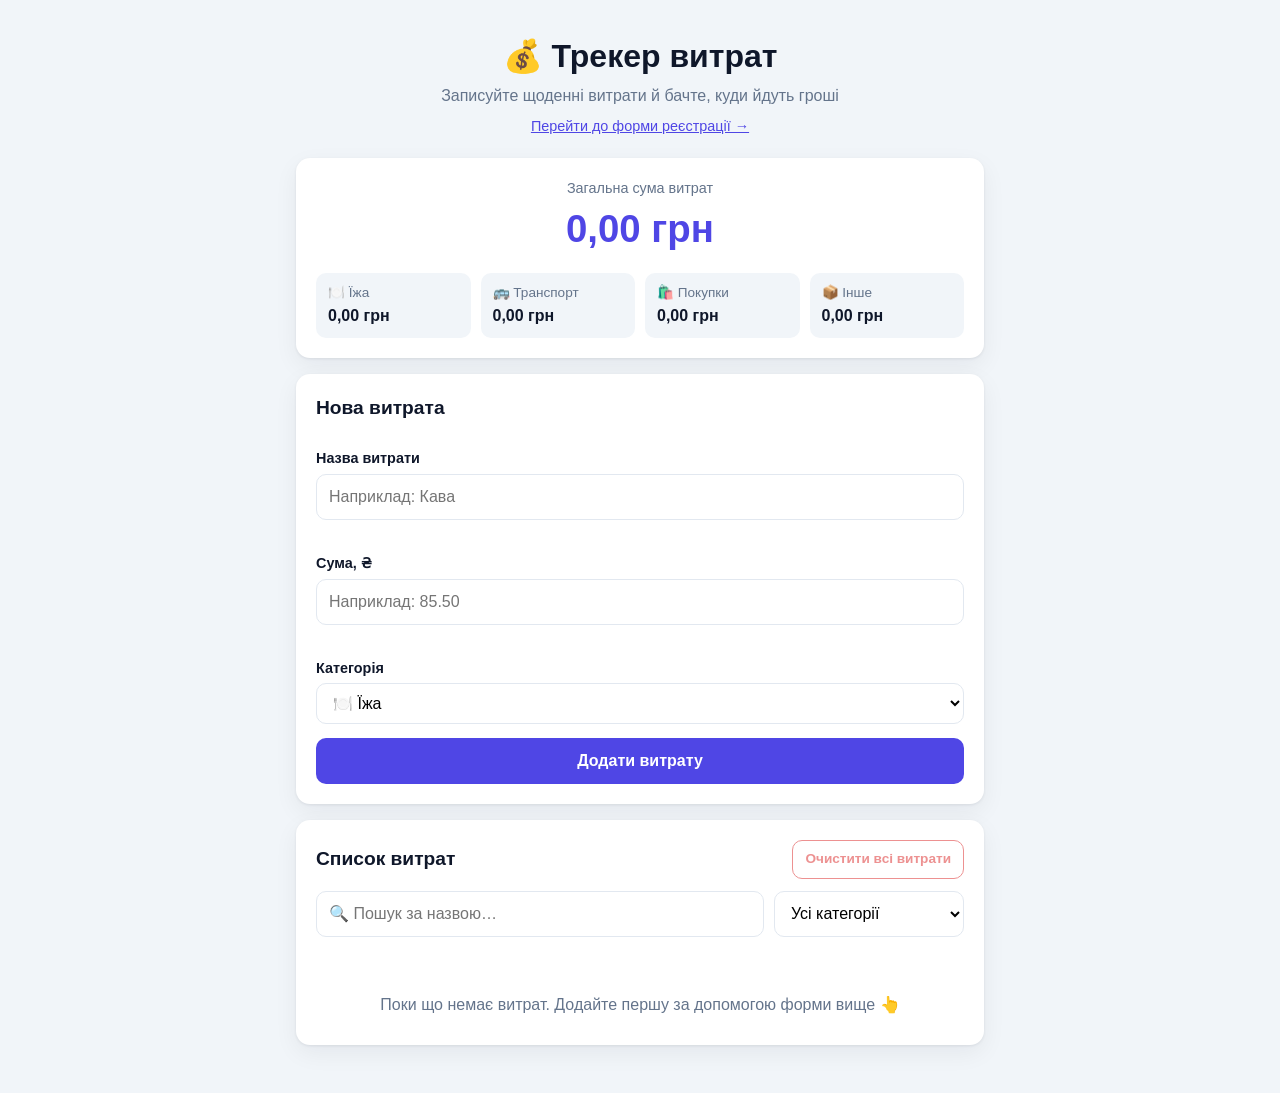
<file: expense_tracker/index.html>
<!DOCTYPE html>
<html lang="uk">
<head>
  <meta charset="UTF-8">
  <meta name="viewport" content="width=device-width, initial-scale=1.0">
  <title>Трекер витрат</title>
  <link rel="stylesheet" href="style.css">
</head>
<body>
  <main class="app">
    <header class="app-header">
      <h1>💰 Трекер витрат</h1>
      <p>Записуйте щоденні витрати й бачте, куди йдуть гроші</p>
      <a class="header-link" href="../registration/index.html">Перейти до форми реєстрації →</a>
    </header>

    <!-- Підсумки: загальна сума + суми по категоріях -->
    <section class="card summary" aria-label="Підсумки витрат">
      <div class="total">
        <span class="total-label">Загальна сума витрат</span>
        <strong id="total-amount" class="total-value">0,00 ₴</strong>
      </div>
      <ul id="category-totals" class="category-totals" aria-label="Суми за категоріями"></ul>
    </section>

    <!-- Форма додавання витрати -->
    <form id="expense-form" class="card form" novalidate>
      <h2>Нова витрата</h2>

      <div class="field">
        <label for="expense-name">Назва витрати</label>
        <input id="expense-name" type="text" maxlength="60" placeholder="Наприклад: Кава" autocomplete="off">
        <p class="error" id="name-error" role="alert"></p>
      </div>

      <div class="field">
        <label for="expense-amount">Сума, ₴</label>
        <input id="expense-amount" type="number" step="0.01" min="0" inputmode="decimal" placeholder="Наприклад: 85.50">
        <p class="error" id="amount-error" role="alert"></p>
      </div>

      <div class="field">
        <label for="expense-category">Категорія</label>
        <select id="expense-category">
          <option value="Їжа">🍽️ Їжа</option>
          <option value="Транспорт">🚌 Транспорт</option>
          <option value="Покупки">🛍️ Покупки</option>
          <option value="Інше">📦 Інше</option>
        </select>
      </div>

      <button type="submit" class="btn btn-primary">Додати витрату</button>
    </form>

    <!-- Список витрат + пошук, фільтр, очищення -->
    <section class="card list-section" aria-label="Список витрат">
      <div class="list-head">
        <h2>Список витрат</h2>
        <button type="button" id="clear-btn" class="btn btn-danger-outline">Очистити всі витрати</button>
      </div>

      <div class="toolbar">
        <input id="search-input" type="search" placeholder="🔍 Пошук за назвою…" autocomplete="off" aria-label="Пошук за назвою">
        <select id="filter-category" aria-label="Фільтр за категорією">
          <option value="all">Усі категорії</option>
          <option value="Їжа">🍽️ Їжа</option>
          <option value="Транспорт">🚌 Транспорт</option>
          <option value="Покупки">🛍️ Покупки</option>
          <option value="Інше">📦 Інше</option>
        </select>
      </div>

      <p id="list-info" class="list-info"></p>
      <ul id="expense-list" class="expense-list"></ul>
      <p id="empty-message" class="empty" hidden></p>
    </section>

    <p id="storage-warning" class="storage-warning" hidden>
      ⚠️ Браузер не дає зберегти дані (LocalStorage недоступний). Витрати зникнуть після перезавантаження.
    </p>
  </main>

  <!-- Вікно підтвердження очищення -->
  <dialog id="confirm-dialog" class="dialog">
    <form method="dialog">
      <h3>Очистити всі витрати?</h3>
      <p id="confirm-text">Усі витрати буде видалено назавжди. Цю дію не можна скасувати.</p>
      <div class="dialog-actions">
        <button type="submit" value="cancel" class="btn btn-ghost">Скасувати</button>
        <button type="submit" value="confirm" class="btn btn-danger">Так, видалити все</button>
      </div>
    </form>
  </dialog>

  <script src="script.js"></script>
</body>
</html>
</file>
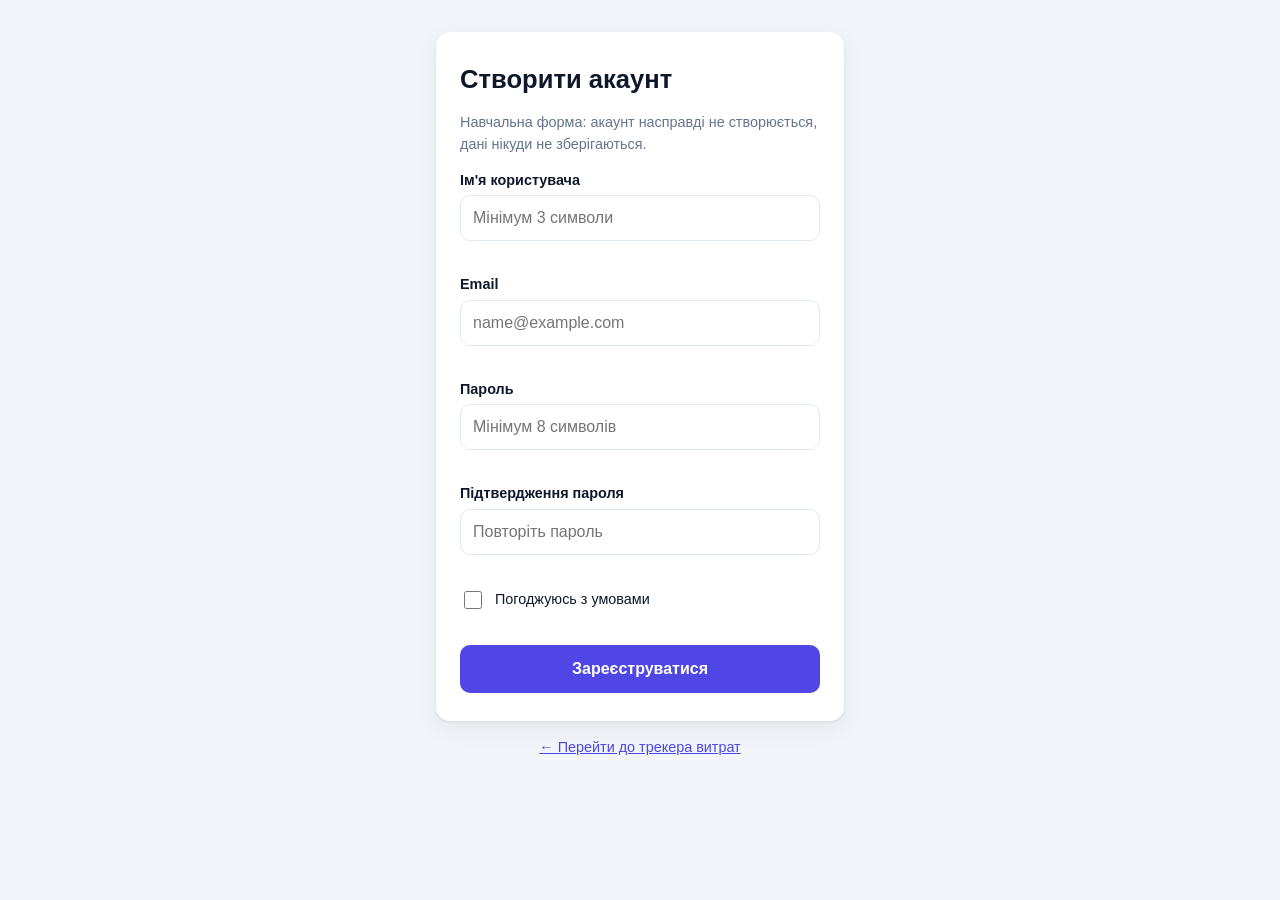
<file: registration/index.html>
<!DOCTYPE html>
<html lang="uk">
<head>
  <meta charset="UTF-8">
  <meta name="viewport" content="width=device-width, initial-scale=1.0">
  <title>Реєстрація</title>
  <link rel="stylesheet" href="style.css">
</head>
<body>
  <main class="wrap">
    <form id="register-form" class="card" novalidate>
      <h1>Створити акаунт</h1>
      <p class="subtitle">Навчальна форма: акаунт насправді не створюється, дані нікуди не зберігаються.</p>

      <div class="field">
        <label for="username">Ім'я користувача</label>
        <input id="username" name="username" type="text" autocomplete="off" placeholder="Мінімум 3 символи">
        <p class="error" id="username-error" role="alert"></p>
      </div>

      <div class="field">
        <label for="email">Email</label>
        <input id="email" name="email" type="email" autocomplete="off" placeholder="name@example.com">
        <p class="error" id="email-error" role="alert"></p>
      </div>

      <div class="field">
        <label for="password">Пароль</label>
        <input id="password" name="password" type="password" autocomplete="new-password" placeholder="Мінімум 8 символів">
        <p class="error" id="password-error" role="alert"></p>
      </div>

      <div class="field">
        <label for="confirm-password">Підтвердження пароля</label>
        <input id="confirm-password" name="confirm-password" type="password" autocomplete="new-password" placeholder="Повторіть пароль">
        <p class="error" id="confirm-error" role="alert"></p>
      </div>

      <div class="field">
        <label class="checkbox" for="terms">
          <input id="terms" name="terms" type="checkbox">
          <span>Погоджуюсь з умовами</span>
        </label>
        <p class="error" id="terms-error" role="alert"></p>
      </div>

      <button type="submit" class="btn">Зареєструватися</button>

      <p id="success-message" class="success" role="status" hidden>Реєстрація успішна!</p>
    </form>

    <a class="back-link" href="../expense_tracker/index.html">← Перейти до трекера витрат</a>
  </main>

  <script src="script.js"></script>
</body>
</html>
</file>
<file: expense_tracker/style.css>
:root {
  --bg: #f1f5f9;
  --card: #ffffff;
  --text: #0f172a;
  --muted: #64748b;
  --line: #e2e8f0;
  --accent: #4f46e5;
  --accent-dark: #4338ca;
  --danger: #dc2626;
  --danger-bg: #fef2f2;
  --radius: 14px;
  --shadow: 0 1px 3px rgba(15, 23, 42, 0.08), 0 8px 24px rgba(15, 23, 42, 0.06);
}

* { box-sizing: border-box; }

body {
  margin: 0;
  background: var(--bg);
  color: var(--text);
  font-family: -apple-system, BlinkMacSystemFont, "Segoe UI", Roboto, Helvetica, Arial, sans-serif;
  line-height: 1.5;
}

.app {
  max-width: 720px;
  margin: 0 auto;
  padding: 24px 16px 48px;
  display: grid;
  gap: 16px;
}

.app-header { text-align: center; padding: 8px 0 4px; }
.app-header h1 { margin: 0 0 4px; font-size: 2rem; }
.app-header p { margin: 0; color: var(--muted); }
.header-link { display: inline-block; margin-top: 8px; color: var(--accent); font-size: 0.9rem; }

.card {
  background: var(--card);
  border-radius: var(--radius);
  box-shadow: var(--shadow);
  padding: 20px;
}

h2 { margin: 0 0 12px; font-size: 1.2rem; }

/* ---------- Підсумки ---------- */
.total { display: flex; flex-direction: column; align-items: center; margin-bottom: 16px; }
.total-label { color: var(--muted); font-size: 0.9rem; }
.total-value { font-size: 2.4rem; color: var(--accent); }

.category-totals {
  list-style: none;
  margin: 0;
  padding: 0;
  display: grid;
  grid-template-columns: repeat(auto-fit, minmax(130px, 1fr));
  gap: 10px;
}
.category-totals li {
  background: var(--bg);
  border-radius: 10px;
  padding: 10px 12px;
  display: flex;
  flex-direction: column;
}
.category-totals .cat-name { color: var(--muted); font-size: 0.85rem; }
.category-totals .cat-sum { font-weight: 700; }

/* ---------- Форма ---------- */
.form { display: grid; gap: 14px; }
.field { display: grid; gap: 4px; }
label { font-weight: 600; font-size: 0.9rem; }

input, select {
  width: 100%;
  padding: 10px 12px;
  font: inherit;
  border: 1px solid var(--line);
  border-radius: 10px;
  background: #fff;
}
input:focus, select:focus {
  outline: 2px solid var(--accent);
  outline-offset: 1px;
  border-color: transparent;
}
input.invalid { border-color: var(--danger); background: var(--danger-bg); }

.error { margin: 0; min-height: 1.1em; color: var(--danger); font-size: 0.85rem; }

/* ---------- Кнопки ---------- */
.btn {
  font: inherit;
  font-weight: 600;
  border: none;
  border-radius: 10px;
  padding: 11px 18px;
  cursor: pointer;
  transition: background 0.15s, transform 0.05s;
}
.btn:active { transform: translateY(1px); }
.btn-primary { background: var(--accent); color: #fff; }
.btn-primary:hover { background: var(--accent-dark); }
.btn-danger { background: var(--danger); color: #fff; }
.btn-danger:hover { background: #b91c1c; }
.btn-danger-outline { background: transparent; color: var(--danger); border: 1px solid var(--danger); padding: 8px 12px; font-size: 0.85rem; }
.btn-danger-outline:hover { background: var(--danger-bg); }
.btn-ghost { background: var(--bg); color: var(--text); }
.btn-ghost:hover { background: var(--line); }
.btn:disabled { opacity: 0.5; cursor: not-allowed; }

/* ---------- Список ---------- */
.list-head { display: flex; justify-content: space-between; align-items: center; gap: 12px; margin-bottom: 12px; }
.list-head h2 { margin: 0; }

.toolbar { display: grid; grid-template-columns: 1fr 190px; gap: 10px; margin-bottom: 8px; }

.list-info { margin: 0 0 8px; color: var(--muted); font-size: 0.85rem; min-height: 1.2em; }

.expense-list { list-style: none; margin: 0; padding: 0; display: grid; gap: 10px; }

.expense-item {
  display: grid;
  grid-template-columns: 1fr auto auto;
  align-items: center;
  gap: 12px;
  padding: 12px 14px;
  border: 1px solid var(--line);
  border-radius: 12px;
}
.expense-name { font-weight: 600; overflow-wrap: anywhere; }
.expense-meta { color: var(--muted); font-size: 0.8rem; }
.badge {
  display: inline-block;
  background: #eef2ff;
  color: var(--accent-dark);
  border-radius: 999px;
  padding: 1px 8px;
  font-size: 0.75rem;
  font-weight: 600;
  margin-right: 6px;
}
.expense-amount { font-weight: 700; white-space: nowrap; }

.delete-btn {
  border: none;
  background: transparent;
  color: var(--muted);
  font-size: 1.2rem;
  cursor: pointer;
  padding: 6px 8px;
  border-radius: 8px;
}
.delete-btn:hover { background: var(--danger-bg); color: var(--danger); }

.empty { text-align: center; color: var(--muted); padding: 24px 0 8px; margin: 0; }

.storage-warning {
  background: #fffbeb;
  border: 1px solid #fcd34d;
  color: #92400e;
  border-radius: 10px;
  padding: 10px 14px;
  margin: 0;
}

/* ---------- Діалог ---------- */
.dialog {
  border: none;
  border-radius: var(--radius);
  padding: 22px;
  max-width: 420px;
  width: calc(100% - 32px);
  box-shadow: 0 20px 50px rgba(15, 23, 42, 0.3);
}
.dialog::backdrop { background: rgba(15, 23, 42, 0.5); }
.dialog h3 { margin: 0 0 8px; }
.dialog p { margin: 0 0 18px; color: var(--muted); }
.dialog-actions { display: flex; justify-content: flex-end; gap: 10px; }

@media (max-width: 520px) {
  .toolbar { grid-template-columns: 1fr; }
  .list-head { flex-direction: column; align-items: stretch; }
  .expense-item { grid-template-columns: 1fr auto; }
  .expense-amount { grid-column: 1; }
  .delete-btn { grid-row: 1 / span 2; grid-column: 2; }
}
</file>
<file: registration/style.css>
:root {
  --bg: #f1f5f9;
  --card: #ffffff;
  --text: #0f172a;
  --muted: #64748b;
  --line: #e2e8f0;
  --accent: #4f46e5;
  --accent-dark: #4338ca;
  --danger: #dc2626;
  --danger-bg: #fef2f2;
  --ok: #15803d;
  --ok-bg: #f0fdf4;
}

* { box-sizing: border-box; }

body {
  margin: 0;
  min-height: 100vh;
  background: var(--bg);
  color: var(--text);
  font-family: -apple-system, BlinkMacSystemFont, "Segoe UI", Roboto, Helvetica, Arial, sans-serif;
  line-height: 1.5;
}

.wrap {
  max-width: 440px;
  margin: 0 auto;
  padding: 32px 16px 48px;
}

.card {
  background: var(--card);
  border-radius: 14px;
  box-shadow: 0 1px 3px rgba(15, 23, 42, 0.08), 0 8px 24px rgba(15, 23, 42, 0.06);
  padding: 28px 24px;
  display: grid;
  gap: 14px;
}

h1 { margin: 0; font-size: 1.6rem; }
.subtitle { margin: 0; color: var(--muted); font-size: 0.9rem; }

.field { display: grid; gap: 4px; }
label { font-weight: 600; font-size: 0.9rem; }

input[type="text"],
input[type="email"],
input[type="password"] {
  width: 100%;
  padding: 10px 12px;
  font: inherit;
  border: 1px solid var(--line);
  border-radius: 10px;
}
input:focus-visible {
  outline: 2px solid var(--accent);
  outline-offset: 1px;
}
input.invalid { border-color: var(--danger); background: var(--danger-bg); }
input.valid { border-color: var(--ok); }

.checkbox { display: flex; align-items: center; gap: 10px; font-weight: 500; cursor: pointer; }
.checkbox input { width: 18px; height: 18px; accent-color: var(--accent); }

.error { margin: 0; min-height: 1.1em; color: var(--danger); font-size: 0.85rem; }

.btn {
  font: inherit;
  font-weight: 600;
  border: none;
  border-radius: 10px;
  padding: 12px 18px;
  background: var(--accent);
  color: #fff;
  cursor: pointer;
}
.btn:hover { background: var(--accent-dark); }

.success {
  margin: 0;
  padding: 12px 14px;
  border-radius: 10px;
  background: var(--ok-bg);
  border: 1px solid #86efac;
  color: var(--ok);
  font-weight: 700;
  text-align: center;
}

.back-link { display: block; text-align: center; margin-top: 16px; color: var(--accent); font-size: 0.9rem; }
</file>
